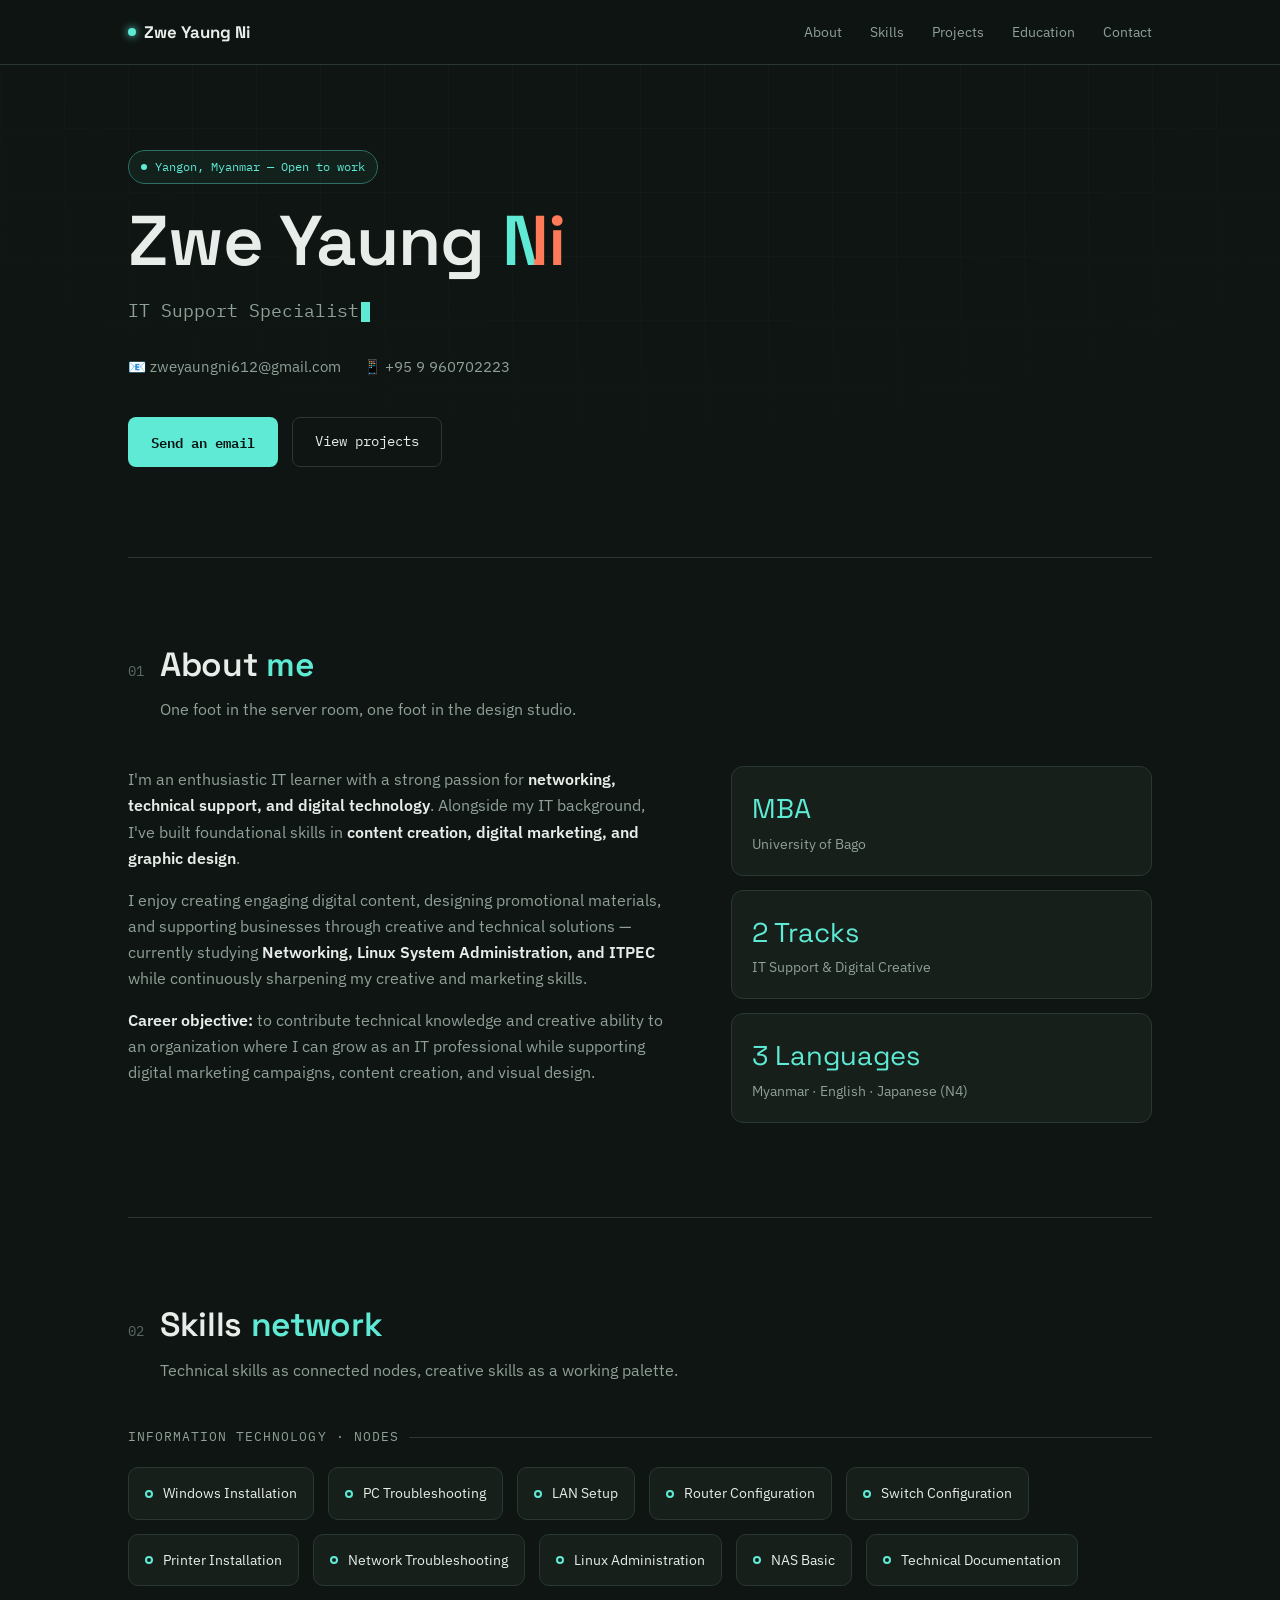
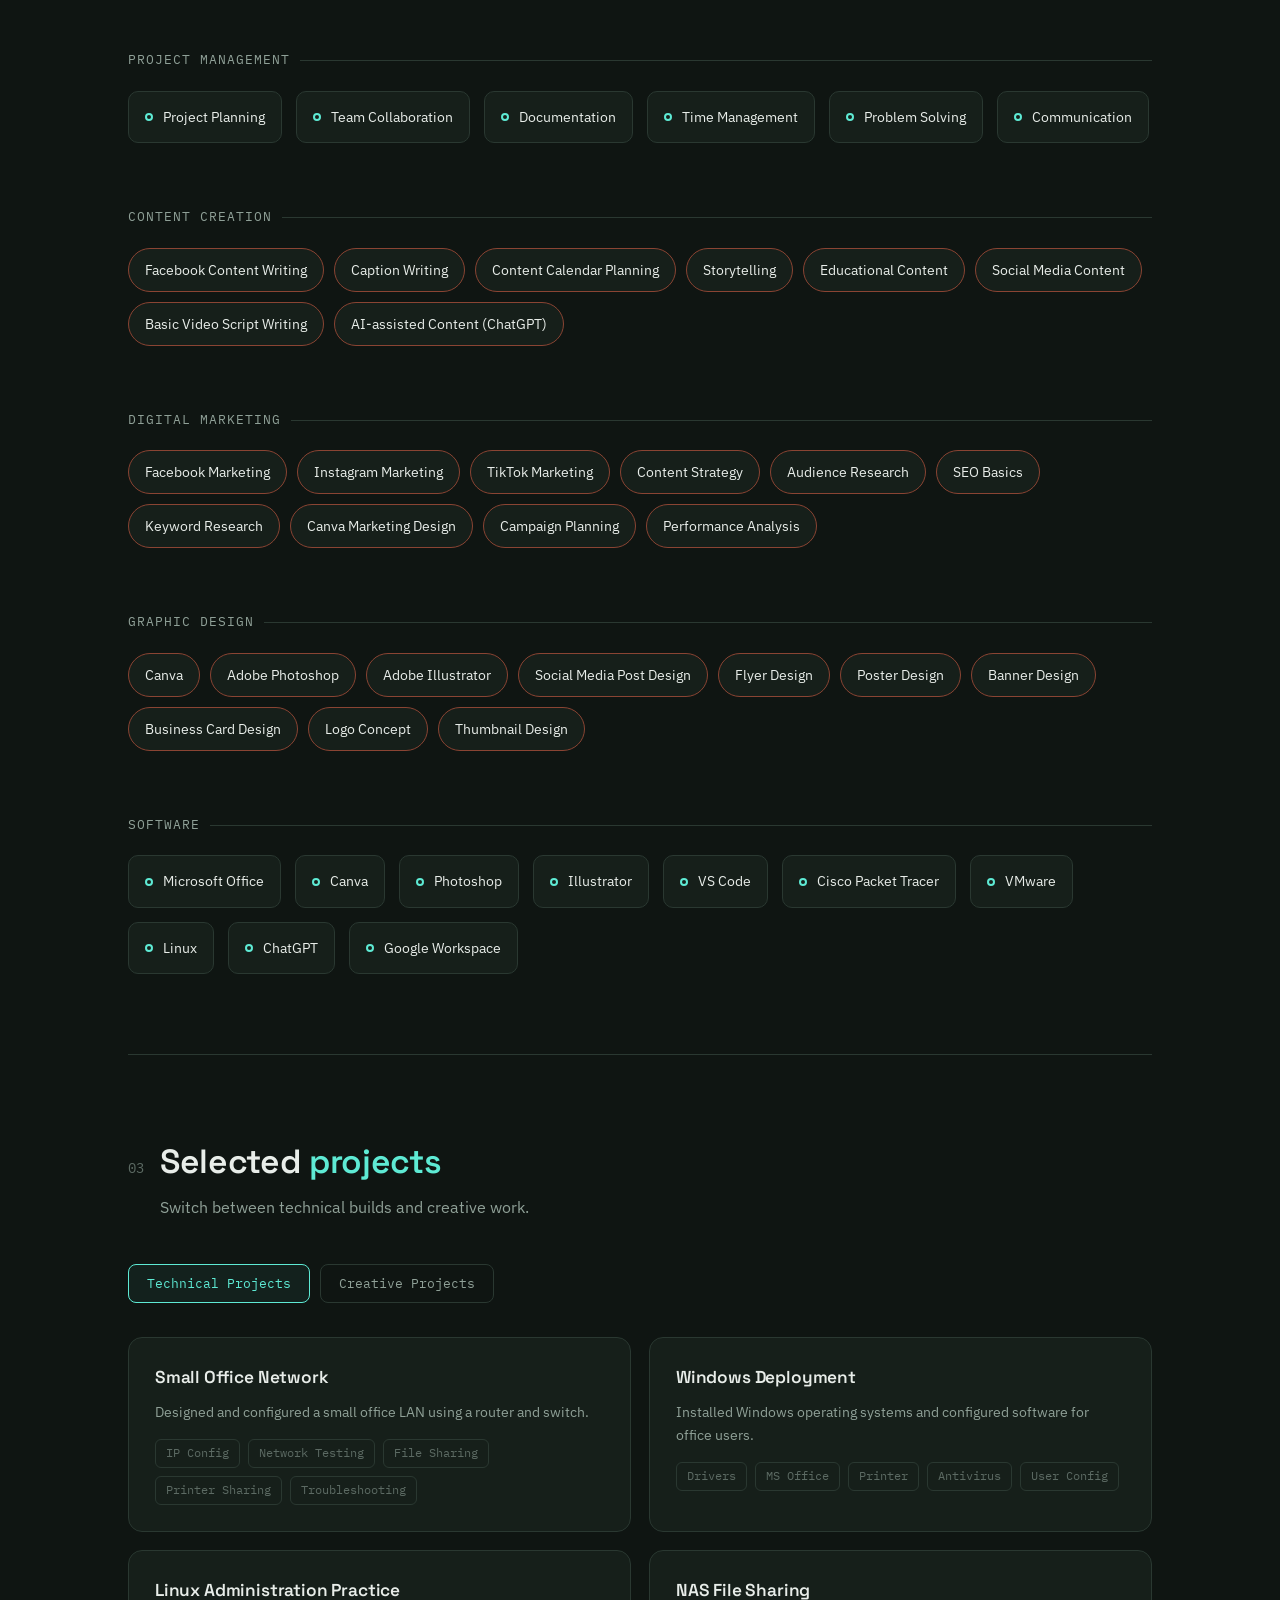
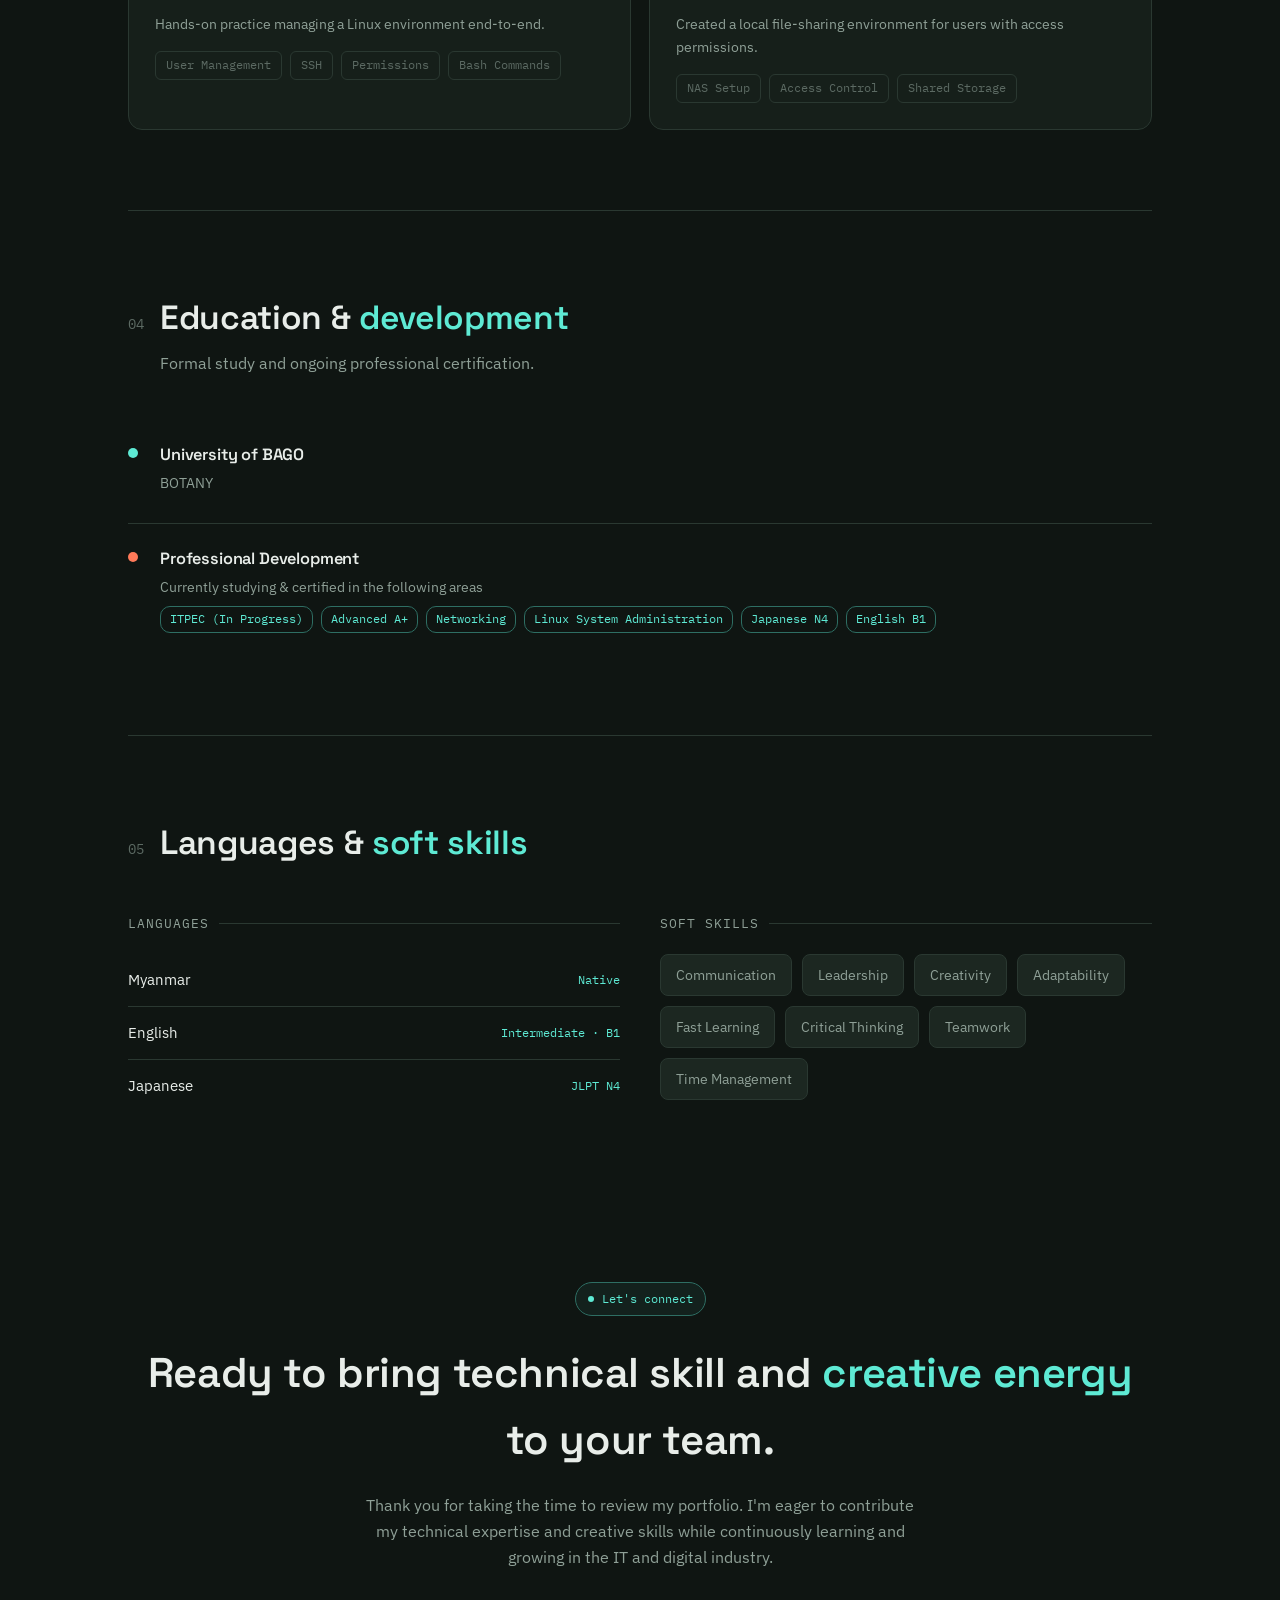
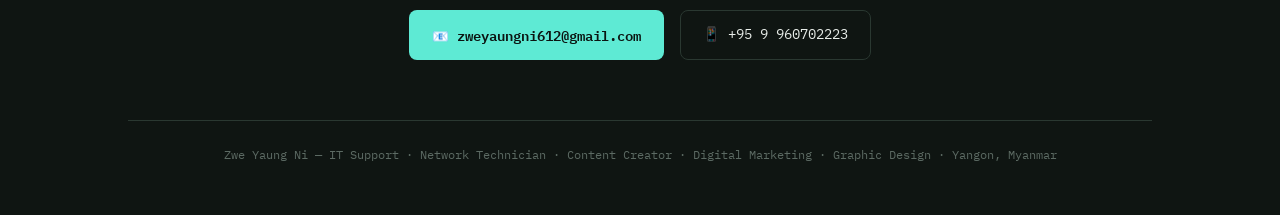
<file: index.html>
<!DOCTYPE html>
<html lang="my">
<head>
<meta charset="UTF-8">
<meta name="viewport" content="width=device-width, initial-scale=1.0">
<title>Zwe Yaung Ni — IT Support & Digital Creative</title>
<link rel="preconnect" href="https://fonts.googleapis.com">
<link href="https://fonts.googleapis.com/css2?family=Space+Grotesk:wght@400;500;600;700&family=IBM+Plex+Sans:wght@400;500;600&family=IBM+Plex+Mono:wght@400;500;600&display=swap" rel="stylesheet">
<link rel="stylesheet" href="style.css">
</head>
<body>

<div class="bg-grid"></div>

<header>
  <nav class="wrap">
    <div class="logo"><span class="dot"></span>Zwe Yaung Ni</div>
    <div class="navlinks">
      <a href="#about">About</a>
      <a href="#skills">Skills</a>
      <a href="#projects">Projects</a>
      <a href="#education">Education</a>
      <a href="#contact">Contact</a>
    </div>
  </nav>
</header>

<main class="wrap">

  <section class="hero" style="border-top:none;">
    <div class="eyebrow"><span class="dot"></span>Yangon, Myanmar — Open to work</div>
    <h1 class="name">Zwe Yaung <span class="split">Ni</span></h1>
    <div class="roles-line" id="roleType"></div>
    <div class="hero-meta">
      <span>📧 zweyaungni612@gmail.com</span>
      <span>📱 +95 9 960702223</span>
    </div>
    <div class="hero-cta">
      <a class="btn btn-primary" href="mailto:zweyaungni612@gmail.com">Send an email</a>
      <a class="btn btn-ghost" href="#projects">View projects</a>
    </div>
  </section>

  <section id="about">
    <div class="sec-head">
      <span class="sec-num">01</span>
      <div>
        <h2 class="sec-title">About <span class="accent">me</span></h2>
        <p class="sec-sub">One foot in the server room, one foot in the design studio.</p>
      </div>
    </div>
    <div class="about-grid">
      <div class="about-text">
        <p>I'm an enthusiastic IT learner with a strong passion for <strong>networking, technical support, and digital technology</strong>. Alongside my IT background, I've built foundational skills in <strong>content creation, digital marketing, and graphic design</strong>.</p>
        <p>I enjoy creating engaging digital content, designing promotional materials, and supporting businesses through creative and technical solutions — currently studying <strong>Networking, Linux System Administration, and ITPEC</strong> while continuously sharpening my creative and marketing skills.</p>
        <p><strong>Career objective:</strong> to contribute technical knowledge and creative ability to an organization where I can grow as an IT professional while supporting digital marketing campaigns, content creation, and visual design.</p>
      </div>
      <div>
        <div class="stat-card"><div class="k">MBA</div><div class="v">University of Bago</div></div>
        <div class="stat-card"><div class="k">2 Tracks</div><div class="v">IT Support & Digital Creative</div></div>
        <div class="stat-card"><div class="k">3 Languages</div><div class="v">Myanmar · English · Japanese (N4)</div></div>
      </div>
    </div>
  </section>

  <section id="skills">
    <div class="sec-head">
      <span class="sec-num">02</span>
      <div>
        <h2 class="sec-title">Skills <span class="accent">network</span></h2>
        <p class="sec-sub">Technical skills as connected nodes, creative skills as a working palette.</p>
      </div>
    </div>

    <div class="skills-block">
      <div class="skills-label">Information Technology · Nodes</div>
      <div class="node-grid">
        <div class="node"><span class="ring"></span>Windows Installation</div>
        <div class="node"><span class="ring"></span>PC Troubleshooting</div>
        <div class="node"><span class="ring"></span>LAN Setup</div>
        <div class="node"><span class="ring"></span>Router Configuration</div>
        <div class="node"><span class="ring"></span>Switch Configuration</div>
        <div class="node"><span class="ring"></span>Printer Installation</div>
        <div class="node"><span class="ring"></span>Network Troubleshooting</div>
        <div class="node"><span class="ring"></span>Linux Administration</div>
        <div class="node"><span class="ring"></span>NAS Basic</div>
        <div class="node"><span class="ring"></span>Technical Documentation</div>
      </div>
    </div>

    <div class="skills-block">
      <div class="skills-label">Project Management</div>
      <div class="node-grid">
        <div class="node"><span class="ring"></span>Project Planning</div>
        <div class="node"><span class="ring"></span>Team Collaboration</div>
        <div class="node"><span class="ring"></span>Documentation</div>
        <div class="node"><span class="ring"></span>Time Management</div>
        <div class="node"><span class="ring"></span>Problem Solving</div>
        <div class="node"><span class="ring"></span>Communication</div>
      </div>
    </div>

    <div class="skills-block">
      <div class="skills-label">Content Creation</div>
      <div class="tag-grid">
        <span class="tag">Facebook Content Writing</span>
        <span class="tag">Caption Writing</span>
        <span class="tag">Content Calendar Planning</span>
        <span class="tag">Storytelling</span>
        <span class="tag">Educational Content</span>
        <span class="tag">Social Media Content</span>
        <span class="tag">Basic Video Script Writing</span>
        <span class="tag">AI-assisted Content (ChatGPT)</span>
      </div>
    </div>

    <div class="skills-block">
      <div class="skills-label">Digital Marketing</div>
      <div class="tag-grid">
        <span class="tag">Facebook Marketing</span>
        <span class="tag">Instagram Marketing</span>
        <span class="tag">TikTok Marketing</span>
        <span class="tag">Content Strategy</span>
        <span class="tag">Audience Research</span>
        <span class="tag">SEO Basics</span>
        <span class="tag">Keyword Research</span>
        <span class="tag">Canva Marketing Design</span>
        <span class="tag">Campaign Planning</span>
        <span class="tag">Performance Analysis</span>
      </div>
    </div>

    <div class="skills-block">
      <div class="skills-label">Graphic Design</div>
      <div class="tag-grid">
        <span class="tag">Canva</span>
        <span class="tag">Adobe Photoshop</span>
        <span class="tag">Adobe Illustrator</span>
        <span class="tag">Social Media Post Design</span>
        <span class="tag">Flyer Design</span>
        <span class="tag">Poster Design</span>
        <span class="tag">Banner Design</span>
        <span class="tag">Business Card Design</span>
        <span class="tag">Logo Concept</span>
        <span class="tag">Thumbnail Design</span>
      </div>
    </div>

    <div class="skills-block">
      <div class="skills-label">Software</div>
      <div class="node-grid">
        <div class="node"><span class="ring"></span>Microsoft Office</div>
        <div class="node"><span class="ring"></span>Canva</div>
        <div class="node"><span class="ring"></span>Photoshop</div>
        <div class="node"><span class="ring"></span>Illustrator</div>
        <div class="node"><span class="ring"></span>VS Code</div>
        <div class="node"><span class="ring"></span>Cisco Packet Tracer</div>
        <div class="node"><span class="ring"></span>VMware</div>
        <div class="node"><span class="ring"></span>Linux</div>
        <div class="node"><span class="ring"></span>ChatGPT</div>
        <div class="node"><span class="ring"></span>Google Workspace</div>
      </div>
    </div>
  </section>

  <section id="projects">
    <div class="sec-head">
      <span class="sec-num">03</span>
      <div>
        <h2 class="sec-title">Selected <span class="accent">projects</span></h2>
        <p class="sec-sub">Switch between technical builds and creative work.</p>
      </div>
    </div>

    <div class="proj-tabs">
      <button class="proj-tab active" data-set="technical" onclick="showSet('technical')">Technical Projects</button>
      <button class="proj-tab" data-set="creative" onclick="showSet('creative')">Creative Projects</button>
    </div>

    <div class="proj-set active" data-set="technical">
      <div class="card">
        <h4>Small Office Network</h4>
        <p class="desc">Designed and configured a small office LAN using a router and switch.</p>
        <ul><li>IP Config</li><li>Network Testing</li><li>File Sharing</li><li>Printer Sharing</li><li>Troubleshooting</li></ul>
      </div>
      <div class="card">
        <h4>Windows Deployment</h4>
        <p class="desc">Installed Windows operating systems and configured software for office users.</p>
        <ul><li>Drivers</li><li>MS Office</li><li>Printer</li><li>Antivirus</li><li>User Config</li></ul>
      </div>
      <div class="card">
        <h4>Linux Administration Practice</h4>
        <p class="desc">Hands-on practice managing a Linux environment end-to-end.</p>
        <ul><li>User Management</li><li>SSH</li><li>Permissions</li><li>Bash Commands</li></ul>
      </div>
      <div class="card">
        <h4>NAS File Sharing</h4>
        <p class="desc">Created a local file-sharing environment for users with access permissions.</p>
        <ul><li>NAS Setup</li><li>Access Control</li><li>Shared Storage</li></ul>
      </div>
    </div>

    <div class="proj-set" data-set="creative">
      <div class="card">
        <h4>Social Media Content</h4>
        <p class="desc">Created promotional Facebook posts using Canva for products and events.</p>
        <ul><li>Product Posts</li><li>Quote Posts</li><li>Promotional Designs</li><li>Event Posters</li></ul>
      </div>
      <div class="card">
        <h4>Digital Marketing Campaign Practice</h4>
        <p class="desc">Built sample campaigns across Facebook, Instagram, and TikTok.</p>
        <ul><li>Audience Targeting</li><li>Content Planning</li><li>Campaign Schedule</li></ul>
      </div>
      <div class="card">
        <h4>Graphic Design Practice</h4>
        <p class="desc">Designed a range of visual materials for print and social use.</p>
        <ul><li>Posters</li><li>Flyers</li><li>Business Cards</li><li>FB Covers</li><li>IG Posts</li></ul>
      </div>
    </div>
  </section>

  <section id="education">
    <div class="sec-head">
      <span class="sec-num">04</span>
      <div>
        <h2 class="sec-title">Education & <span class="accent">development</span></h2>
        <p class="sec-sub">Formal study and ongoing professional certification.</p>
      </div>
    </div>
    <div class="edu-list">
      <div class="edu-item">
        <div class="edu-dot-col"><div class="edu-dot"></div></div>
        <div class="edu-body">
          <h4>University of BAGO</h4>
          <div class="org">BOTANY</div>
        </div>
      </div>
      <div class="edu-item">
        <div class="edu-dot-col"><div class="edu-dot" style="background:var(--coral);"></div></div>
        <div class="edu-body">
          <h4>Professional Development</h4>
          <div class="org">Currently studying &amp; certified in the following areas</div>
          <div class="tags">
            <span>ITPEC (In Progress)</span>
            <span>Advanced A+</span>
            <span>Networking</span>
            <span>Linux System Administration</span>
            <span>Japanese N4</span>
            <span>English B1</span>
          </div>
        </div>
      </div>
    </div>
  </section>

  <section>
    <div class="sec-head">
      <span class="sec-num">05</span>
      <div>
        <h2 class="sec-title">Languages & <span class="accent">soft skills</span></h2>
      </div>
    </div>
    <div class="duo-grid">
      <div>
        <div class="skills-label">Languages</div>
        <div class="lang-row"><span>Myanmar</span><span class="lang-level">Native</span></div>
        <div class="lang-row"><span>English</span><span class="lang-level">Intermediate · B1</span></div>
        <div class="lang-row"><span>Japanese</span><span class="lang-level">JLPT N4</span></div>
      </div>
      <div>
        <div class="skills-label">Soft Skills</div>
        <div class="soft-chip-grid">
          <span class="soft-chip">Communication</span>
          <span class="soft-chip">Leadership</span>
          <span class="soft-chip">Creativity</span>
          <span class="soft-chip">Adaptability</span>
          <span class="soft-chip">Fast Learning</span>
          <span class="soft-chip">Critical Thinking</span>
          <span class="soft-chip">Teamwork</span>
          <span class="soft-chip">Time Management</span>
        </div>
      </div>
    </div>
  </section>

  <footer id="contact">
    <p class="eyebrow" style="margin-bottom:24px;"><span class="dot"></span>Let's connect</p>
    <h2>Ready to bring technical skill and <span class="accent">creative energy</span> to your team.</h2>
    <p class="thanks">Thank you for taking the time to review my portfolio. I'm eager to contribute my technical expertise and creative skills while continuously learning and growing in the IT and digital industry.</p>
    <div class="contact-row">
      <a class="btn btn-primary" href="mailto:zweyaungni612@gmail.com">📧 zweyaungni612@gmail.com</a>
      <a class="btn btn-ghost" href="tel:+959960702223">📱 +95 9 960702223</a>
    </div>
    <div class="foot-bottom">Zwe Yaung Ni — IT Support · Network Technician · Content Creator · Digital Marketing · Graphic Design · Yangon, Myanmar</div>
  </footer>

</main>

<script src="script.js"></script>

</body>
</html>
</file>
<file: style.css>
:root{
    --bg:#0F1512;
    --panel:#161F1A;
    --panel-2:#1C2721;
    --line:#2A3831;
    --text:#E8EDE9;
    --muted:#8FA097;
    --dim:#5C6A63;
    --teal:#5EEAD4;
    --teal-dim:#2E6E63;
    --coral:#FF7A59;
    --coral-dim:#8A4433;
  }
  *{box-sizing:border-box; margin:0; padding:0;}
  html{scroll-behavior:smooth;}
  body{
    background:var(--bg);
    color:var(--text);
    font-family:'IBM Plex Sans', sans-serif;
    line-height:1.6;
    -webkit-font-smoothing:antialiased;
  }
  ::selection{background:var(--teal); color:#0F1512;}

  h1,h2,h3,h4{font-family:'Space Grotesk', sans-serif; font-weight:600; letter-spacing:-0.01em;}
  .mono{font-family:'IBM Plex Mono', monospace;}
  a{color:inherit; text-decoration:none;}

  .wrap{max-width:1080px; margin:0 auto; padding:0 28px;}

  /* background circuit grid */
  .bg-grid{
    position:fixed; inset:0; z-index:0; pointer-events:none;
    background-image:
      linear-gradient(var(--line) 1px, transparent 1px),
      linear-gradient(90deg, var(--line) 1px, transparent 1px);
    background-size:64px 64px;
    opacity:0.18;
    mask-image: radial-gradient(ellipse 80% 60% at 50% 0%, black 40%, transparent 90%);
  }

  /* NAV */
  header{
    position:fixed; top:0; left:0; right:0; z-index:50;
    backdrop-filter: blur(10px);
    background:rgba(15,21,18,0.75);
    border-bottom:1px solid var(--line);
  }
  nav.wrap{display:flex; align-items:center; justify-content:space-between; height:64px;}
  .logo{font-family:'Space Grotesk'; font-weight:700; font-size:1.05rem; display:flex; align-items:center; gap:8px;}
  .logo .dot{width:8px; height:8px; border-radius:50%; background:var(--teal); box-shadow:0 0 8px var(--teal); animation:pulse 2.4s ease-in-out infinite;}
  @keyframes pulse{0%,100%{opacity:1;} 50%{opacity:.35;}}
  .navlinks{display:flex; gap:28px; font-size:0.88rem; color:var(--muted);}
  .navlinks a{transition:color .2s;}
  .navlinks a:hover{color:var(--teal);}
  .navlinks{ }
  @media (max-width:720px){ .navlinks{display:none;} }

  /* HERO */
  .hero{position:relative; z-index:1; padding:150px 0 90px;}
  .eyebrow{
    display:inline-flex; align-items:center; gap:8px;
    font-family:'IBM Plex Mono'; font-size:0.78rem; color:var(--teal);
    border:1px solid var(--teal-dim); background:rgba(94,234,212,0.06);
    padding:6px 12px; border-radius:20px; margin-bottom:22px;
  }
  .eyebrow .dot{width:6px; height:6px; border-radius:50%; background:var(--teal); animation:pulse 2.4s ease-in-out infinite;}
  h1.name{font-size:clamp(2.6rem, 6vw, 4.4rem); line-height:1.02; margin-bottom:18px;}
  h1.name .split{
    background:linear-gradient(90deg, var(--teal) 0%, var(--teal) 48%, var(--coral) 52%, var(--coral) 100%);
    -webkit-background-clip:text; background-clip:text; color:transparent;
  }
  .roles-line{
    font-family:'IBM Plex Mono'; font-size:clamp(0.95rem,2vw,1.15rem); color:var(--muted);
    margin-bottom:30px; min-height:1.6em;
  }
  .roles-line .cursor{display:inline-block; width:9px; height:1.1em; background:var(--teal); vertical-align:text-bottom; margin-left:2px; animation:blink 1s step-end infinite;}
  @keyframes blink{0%,49%{opacity:1;} 50%,100%{opacity:0;}}
  .hero-meta{display:flex; flex-wrap:wrap; gap:22px; font-size:0.92rem; color:var(--muted); margin-bottom:38px;}
  .hero-meta span{display:inline-flex; align-items:center; gap:8px;}
  .hero-cta{display:flex; flex-wrap:wrap; gap:14px;}
  .btn{
    font-family:'IBM Plex Mono'; font-size:0.85rem; padding:13px 22px; border-radius:8px;
    display:inline-flex; align-items:center; gap:10px; transition:all .2s; border:1px solid transparent;
  }
  .btn-primary{background:var(--teal); color:#0B1411; font-weight:600;}
  .btn-primary:hover{background:#7ff2df; transform:translateY(-1px);}
  .btn-ghost{border-color:var(--line); color:var(--text);}
  .btn-ghost:hover{border-color:var(--coral); color:var(--coral);}

  /* SECTION SHELL */
  section{position:relative; z-index:1; padding:80px 0; border-top:1px solid var(--line);}
  .sec-head{display:flex; align-items:baseline; gap:16px; margin-bottom:44px;}
  .sec-num{font-family:'IBM Plex Mono'; color:var(--dim); font-size:0.85rem;}
  .sec-title{font-size:clamp(1.6rem,3vw,2.1rem);}
  .sec-title .accent{color:var(--teal);}
  .sec-sub{color:var(--muted); font-size:0.98rem; max-width:640px; margin-top:6px;}

  /* ABOUT */
  .about-grid{display:grid; grid-template-columns:1.3fr 1fr; gap:56px; align-items:start;}
  @media (max-width:800px){ .about-grid{grid-template-columns:1fr;} }
  .about-text p{color:var(--muted); font-size:1.02rem; margin-bottom:16px;}
  .about-text strong{color:var(--text); font-weight:600;}
  .stat-card{background:var(--panel); border:1px solid var(--line); border-radius:12px; padding:20px; margin-bottom:14px;}
  .stat-card .k{font-family:'Space Grotesk'; font-size:1.7rem; color:var(--teal);}
  .stat-card .v{font-size:0.86rem; color:var(--muted); margin-top:2px;}

  /* SKILLS - network diagram for IT */
  .skills-block{margin-bottom:64px;}
  .skills-block:last-child{margin-bottom:0;}
  .skills-label{font-family:'IBM Plex Mono'; font-size:0.8rem; color:var(--muted); text-transform:uppercase; letter-spacing:0.08em; margin-bottom:20px; display:flex; align-items:center; gap:10px;}
  .skills-label::after{content:''; flex:1; height:1px; background:var(--line);}

  .node-grid{display:flex; flex-wrap:wrap; gap:14px;}
  .node{
    position:relative; background:var(--panel); border:1px solid var(--line);
    border-radius:10px; padding:14px 16px; font-size:0.88rem; display:flex; align-items:center; gap:10px;
    transition:all .2s;
  }
  .node:hover{border-color:var(--teal-dim); background:var(--panel-2); transform:translateY(-2px);}
  .node .ring{width:8px; height:8px; border-radius:50%; border:2px solid var(--teal); flex-shrink:0;}

  .tag-grid{display:flex; flex-wrap:wrap; gap:10px;}
  .tag{
    background:var(--panel); border:1px solid var(--coral-dim); color:var(--text);
    padding:10px 16px; border-radius:24px; font-size:0.86rem; transition:all .2s;
  }
  .tag:hover{background:rgba(255,122,89,0.1); border-color:var(--coral); color:var(--coral);}

  /* PROJECTS */
  .proj-tabs{display:flex; gap:10px; margin-bottom:34px;}
  .proj-tab{
    font-family:'IBM Plex Mono'; font-size:0.82rem; padding:10px 18px; border-radius:8px;
    border:1px solid var(--line); color:var(--muted); cursor:pointer; background:transparent; transition:all .2s;
  }
  .proj-tab.active{border-color:var(--teal); color:var(--teal); background:rgba(94,234,212,0.06);}
  .proj-tab[data-set="creative"].active{border-color:var(--coral); color:var(--coral); background:rgba(255,122,89,0.08);}

  .proj-grid{display:grid; grid-template-columns:repeat(2,1fr); gap:18px;}
  @media (max-width:720px){ .proj-grid{grid-template-columns:1fr;} }
  .proj-set{display:none;}
  .proj-set.active{display:grid; grid-template-columns:repeat(2,1fr); gap:18px;}
  @media (max-width:720px){ .proj-set.active{grid-template-columns:1fr;} }

  .card{
    background:var(--panel); border:1px solid var(--line); border-radius:14px; padding:26px;
    transition:all .25s;
  }
  .card:hover{border-color:var(--teal-dim); transform:translateY(-3px);}
  .proj-set[data-set="creative"] .card:hover{border-color:var(--coral-dim);}
  .card h4{font-size:1.08rem; margin-bottom:8px;}
  .card p.desc{color:var(--muted); font-size:0.9rem; margin-bottom:16px;}
  .card ul{list-style:none; display:flex; flex-wrap:wrap; gap:8px;}
  .card ul li{
    font-family:'IBM Plex Mono'; font-size:0.74rem; color:var(--dim);
    border:1px solid var(--line); padding:4px 10px; border-radius:6px;
  }

  /* TIMELINE / EDUCATION */
  .edu-list{display:flex; flex-direction:column; gap:0;}
  .edu-item{
    display:flex; gap:22px; padding:22px 0; border-bottom:1px solid var(--line);
  }
  .edu-item:last-child{border-bottom:none;}
  .edu-dot-col{display:flex; flex-direction:column; align-items:center; padding-top:6px;}
  .edu-dot{width:10px; height:10px; border-radius:50%; background:var(--teal); flex-shrink:0;}
  .edu-body h4{font-size:1.02rem; margin-bottom:4px;}
  .edu-body .org{color:var(--muted); font-size:0.88rem; margin-bottom:6px;}
  .edu-body .tags{display:flex; flex-wrap:wrap; gap:8px; margin-top:8px;}
  .edu-body .tags span{font-family:'IBM Plex Mono'; font-size:0.72rem; color:var(--teal); border:1px solid var(--teal-dim); padding:3px 9px; border-radius:10px;}

  /* LANG + SOFT */
  .duo-grid{display:grid; grid-template-columns:1fr 1fr; gap:40px;}
  @media (max-width:720px){ .duo-grid{grid-template-columns:1fr;} }
  .lang-row{display:flex; justify-content:space-between; align-items:center; padding:14px 0; border-bottom:1px solid var(--line); font-size:0.94rem;}
  .lang-row:last-child{border-bottom:none;}
  .lang-level{font-family:'IBM Plex Mono'; font-size:0.78rem; color:var(--teal);}
  .soft-chip-grid{display:flex; flex-wrap:wrap; gap:10px;}
  .soft-chip{background:var(--panel-2); border:1px solid var(--line); padding:9px 15px; border-radius:8px; font-size:0.86rem; color:var(--muted);}

  /* CONTACT / FOOTER */
  footer{position:relative; z-index:1; padding:90px 0 50px; text-align:center;}
  footer .thanks{max-width:560px; margin:0 auto 40px; color:var(--muted); font-size:1rem;}
  footer h2{font-size:clamp(1.8rem,4vw,2.6rem); margin-bottom:20px;}
  footer h2 .accent{color:var(--teal);}
  .contact-row{display:flex; justify-content:center; flex-wrap:wrap; gap:16px; margin-bottom:60px;}
  .foot-bottom{font-family:'IBM Plex Mono'; font-size:0.78rem; color:var(--dim); border-top:1px solid var(--line); padding-top:24px;}

  @media (prefers-reduced-motion: reduce){
    *{animation:none !important; transition:none !important;}
  }
</file>
